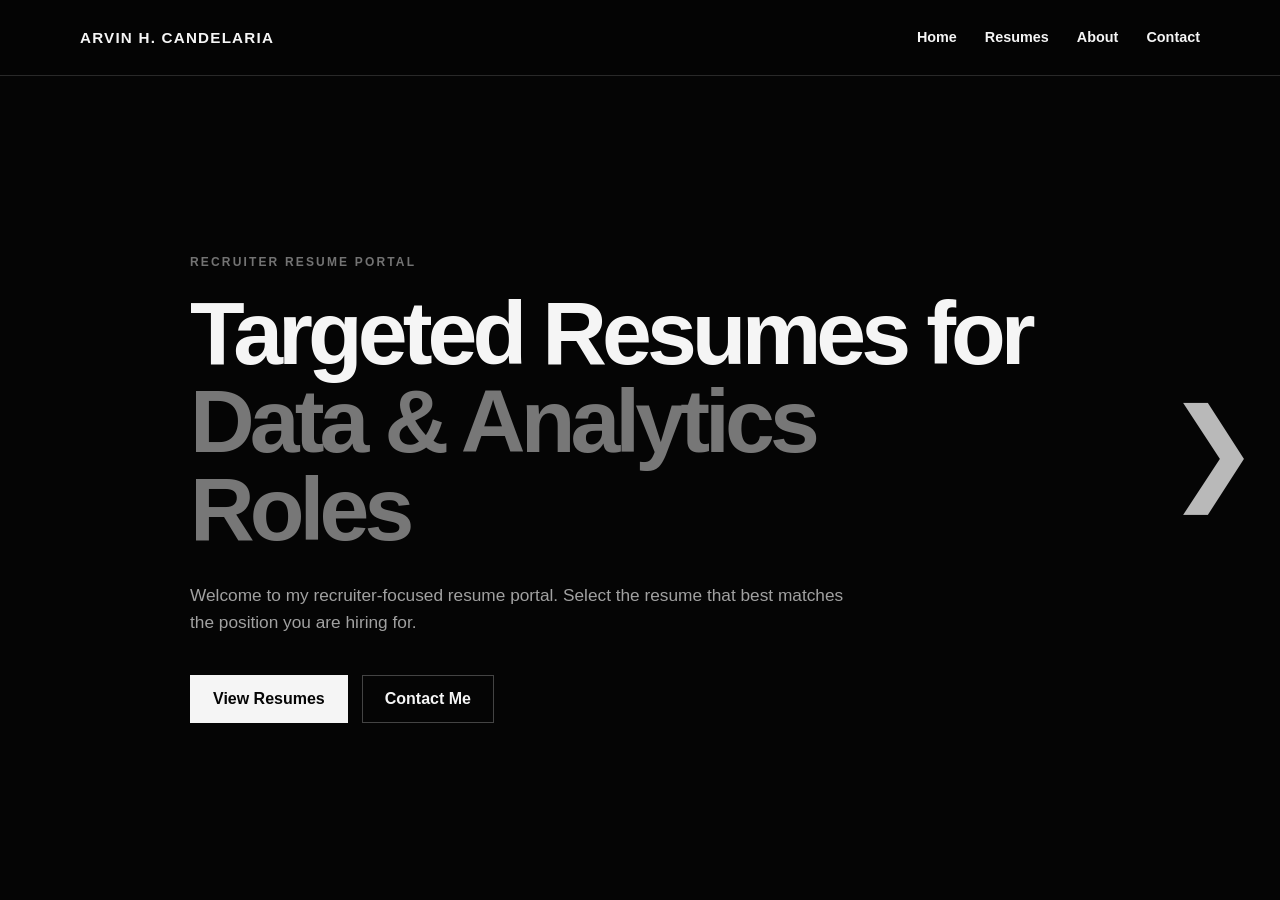
<file: index.html>
<!DOCTYPE html>
<html lang="en">

<head>
    <meta charset="UTF-8">

    <meta
        name="viewport"
        content="width=device-width, initial-scale=1.0"
    >

    <title>
        Arvin H. Candelaria | Recruiter Resume Portal
    </title>

    <meta
        name="description"
        content="Recruiter-focused resume portal showcasing targeted resumes for Data Analyst, Research Analyst, and Workforce Analyst roles."
    >

    <link
        rel="stylesheet"
        href="style.css"
    >
</head>


<body>

    <!-- =====================================================
         NAVIGATION
         ===================================================== -->

    <header class="navbar">

        <div class="container nav-container">

            <a
                href="#home"
                class="logo"
            >
                ARVIN H. CANDELARIA
            </a>


            <nav class="nav-links">

                <a href="#home">
                    Home
                </a>

                <a href="#resumes">
                    Resumes
                </a>

                <a href="#about">
                    About
                </a>

                <a href="#contact">
                    Contact
                </a>

            </nav>

        </div>

    </header>


    <!-- =====================================================
         PRESENTATION
         ===================================================== -->

    <main class="presentation">

        <div class="slides-track">


            <!-- =================================================
                 SLIDE 1 — HOME
                 ================================================= -->

            <section
                id="home"
                class="hero slide"
            >

                <div class="container hero-content">

                    <p class="eyebrow">
                        RECRUITER RESUME PORTAL
                    </p>


                    <h1>

                        Targeted Resumes for

                        <span>
                            Data &amp; Analytics Roles
                        </span>

                    </h1>


                    <p class="hero-description">

                        Welcome to my recruiter-focused resume portal.
                        Select the resume that best matches the position you are hiring for.

                    </p>


                    <div class="hero-buttons">

                        <a
                            href="#resumes"
                            class="primary-btn"
                        >
                            View Resumes
                        </a>


                        <a
                            href="#contact"
                            class="secondary-btn"
                        >
                            Contact Me
                        </a>

                    </div>

                </div>

            </section>



            <!-- =================================================
                 SLIDE 2 — RESUMES
                 ================================================= -->

            <section
                id="resumes"
                class="resume-section slide"
            >

                <div class="container">

                    <div class="section-heading">

                        <p class="eyebrow">
                            TARGETED RESUMES
                        </p>


                        <h2>
                            Select a Resume
                        </h2>


                        <p>
                            Each resume is tailored to a specific career path.
                        </p>

                    </div>


                    <div class="resume-grid">


                        <!-- DATA ANALYST -->

                        <article class="resume-card">

                            <div class="card-number">
                                01
                            </div>


                            <h3>
                                Data Analyst
                            </h3>


                            <p>
                                Focused on data analysis, reporting, data validation,
                                Excel, Power BI, statistical analysis, and data-driven insights.
                            </p>


                            <div class="skills-list">

                                <span>
                                    Excel
                                </span>

                                <span>
                                    Power BI
                                </span>

                                <span>
                                    SQL
                                </span>

                                <span>
                                    Statistics
                                </span>

                            </div>


                            <button
                                class="request-btn"
                                data-resume="Data Analyst Resume"
                            >
                                Request Resume
                            </button>

                        </article>



                        <!-- RESEARCH ANALYST -->

                        <article class="resume-card">

                            <div class="card-number">
                                02
                            </div>


                            <h3>
                                Research Analyst
                            </h3>


                            <p>
                                Focused on quantitative research, statistical analysis,
                                survey methodology, hypothesis testing, research design,
                                and interpretation of findings.
                            </p>


                            <div class="skills-list">

                                <span>
                                    SPSS
                                </span>

                                <span>
                                    Research
                                </span>

                                <span>
                                    Statistics
                                </span>

                                <span>
                                    Survey Design
                                </span>

                            </div>


                            <button
                                class="request-btn"
                                data-resume="Research Analyst Resume"
                            >
                                Request Resume
                            </button>

                        </article>



                        <!-- WORKFORCE ANALYST -->

                        <article class="resume-card">

                            <div class="card-number">
                                03
                            </div>


                            <h3>
                                Workforce Analyst
                            </h3>


                            <p>
                                Focused on workforce reporting, performance monitoring,
                                trend analysis, operational data, and workforce analytics.
                            </p>


                            <div class="skills-list">

                                <span>
                                    Excel
                                </span>

                                <span>
                                    Power BI
                                </span>

                                <span>
                                    Reporting
                                </span>

                                <span>
                                    WFM
                                </span>

                            </div>


                            <button
                                class="request-btn"
                                data-resume="Workforce Analyst Resume"
                            >
                                Request Resume
                            </button>

                        </article>


                    </div>

                </div>

            </section>



            <!-- =================================================
                 SLIDE 3 — ABOUT
                 ================================================= -->

            <section
                id="about"
                class="about-section slide"
            >

                <div class="container about-content">


                    <div class="about-photo">

                        <img
                            src="CHOSEN_2208_CANDELARIA_ARVIN22231.JPG"
                            alt="GraduationPhoto"
                        >

                    </div>


                    <div class="about-info">

                        <div class="section-heading">

                            <p class="eyebrow">
                                ABOUT
                            </p>


                            <h2>
                                About Me
                            </h2>

                        </div>


                        <div class="about-text">

                            <p>
                                I am a BS Statistics graduate with experience in customer service,
                                quality reporting support, and workforce-related operations.
                            </p>


                            <p>
                                My academic and professional background has developed my interest
                                in data analysis, statistical research, workforce analytics,
                                and data-driven decision-making.
                            </p>


                            <p>
                                This portal provides recruiters with targeted resume versions
                                aligned with different analytical career paths.
                            </p>

                        </div>

                    </div>

                </div>

            </section>



            <!-- =================================================
                 SLIDE 4 — CONTACT
                 ================================================= -->

            <section
                id="contact"
                class="contact-section slide"
            >

                <div class="container contact-content">

                    <p class="eyebrow">
                        CONTACT
                    </p>


                    <h2>
                        Let's Connect
                    </h2>


                    <p>
                        For recruitment opportunities, resume requests,
                        or professional inquiries, you may reach me through the following:
                    </p>


                    <div class="contact-buttons">

                        <a
                            href="mailto:arvin.candelaria0410@gmail.com"
                            class="primary-btn"
                        >
                            Email
                        </a>


                        <a
                            href="https://www.linkedin.com/in/arvincandelaria/"
                            target="_blank"
                            rel="noopener noreferrer"
                            class="secondary-btn"
                        >
                            LinkedIn
                        </a>


                        <a
                            href="https://github.com/arvincandelaria-lab"
                            target="_blank"
                            rel="noopener noreferrer"
                            class="secondary-btn"
                        >
                            GitHub
                        </a>

                    </div>

                </div>

            </section>


        </div>


        <!-- =====================================================
             LARGE SLIDE ARROWS
             ===================================================== -->

        <button
            class="slide-arrow slide-prev"
            id="prevSlide"
            aria-label="Previous slide"
        >
            &#10094;
        </button>


        <button
            class="slide-arrow slide-next"
            id="nextSlide"
            aria-label="Next slide"
        >
            &#10095;
        </button>

    </main>



    <!-- =====================================================
         FOOTER
         ===================================================== -->

    <footer class="footer">

        <div class="container">

            <p>
                © 2026 Arvin H. Candelaria. All rights reserved.
            </p>


            <p>
                Recruiter Resume Portal
            </p>

        </div>

    </footer>



    <!-- =====================================================
         REQUEST RESUME MODAL
         ===================================================== -->

    <div
        id="resumeModal"
        class="modal"
        aria-hidden="true"
    >

        <div class="modal-overlay"></div>


        <div
            class="modal-content"
            role="dialog"
            aria-modal="true"
            aria-labelledby="modalTitle"
        >

            <button
                type="button"
                class="close-modal"
                aria-label="Close"
            >
                &times;
            </button>


            <p class="eyebrow">
                RESUME REQUEST
            </p>


            <h2 id="modalTitle">
                Request Resume
            </h2>


            <p class="modal-description">
                Please provide your professional information.
                Your request will be reviewed before the appropriate
                resume is provided.
            </p>



            <!-- FORM -->

            <form
                id="resumeRequestForm"
                action="https://formspree.io/f/xqpkykqa"
                method="POST"
            >


                <!-- Hidden fields -->

                <input
                    type="hidden"
                    name="requested_resume"
                    id="requestedResume"
                >


                <input
                    type="hidden"
                    name="_subject"
                    id="emailSubject"
                    value="Resume Request"
                >


                <!-- Honeypot spam protection -->

                <input
                    type="text"
                    name="_gotcha"
                    style="display:none"
                >



                <!-- NAME -->

                <div class="form-group">

                    <label for="name">
                        Full Name *
                    </label>

                    <input
                        type="text"
                        id="name"
                        name="name"
                        placeholder="Your full name"
                        required
                    >

                </div>



                <!-- COMPANY -->

                <div class="form-group">

                    <label for="company">
                        Company *
                    </label>

                    <input
                        type="text"
                        id="company"
                        name="company"
                        placeholder="Company name"
                        required
                    >

                </div>



                <!-- EMAIL -->

                <div class="form-group">

                    <label for="email">
                        Work Email *
                    </label>

                    <input
                        type="email"
                        id="email"
                        name="email"
                        placeholder="name@company.com"
                        required
                    >

                </div>



                <!-- POSITION -->

                <div class="form-group">

                    <label for="position">
                        Position Hiring For *
                    </label>

                    <input
                        type="text"
                        id="position"
                        name="position"
                        placeholder="e.g. Data Analyst"
                        required
                    >

                </div>



                <!-- MESSAGE -->

                <div class="form-group">

                    <label for="message">
                        Message
                    </label>

                    <textarea
                        id="message"
                        name="message"
                        rows="4"
                        placeholder="Optional message"
                    ></textarea>

                </div>



                <!-- SUBMIT -->

                <button
                    type="submit"
                    class="submit-btn"
                >
                    Submit Resume Request
                </button>


                <p class="form-note">
                    Your information will be used only to respond
                    to your resume request.
                </p>

            </form>

        </div>

    </div>



    <!-- =====================================================
         JAVASCRIPT
         ===================================================== -->

    <script src="script.js"></script>

</body>

</html>
</file>
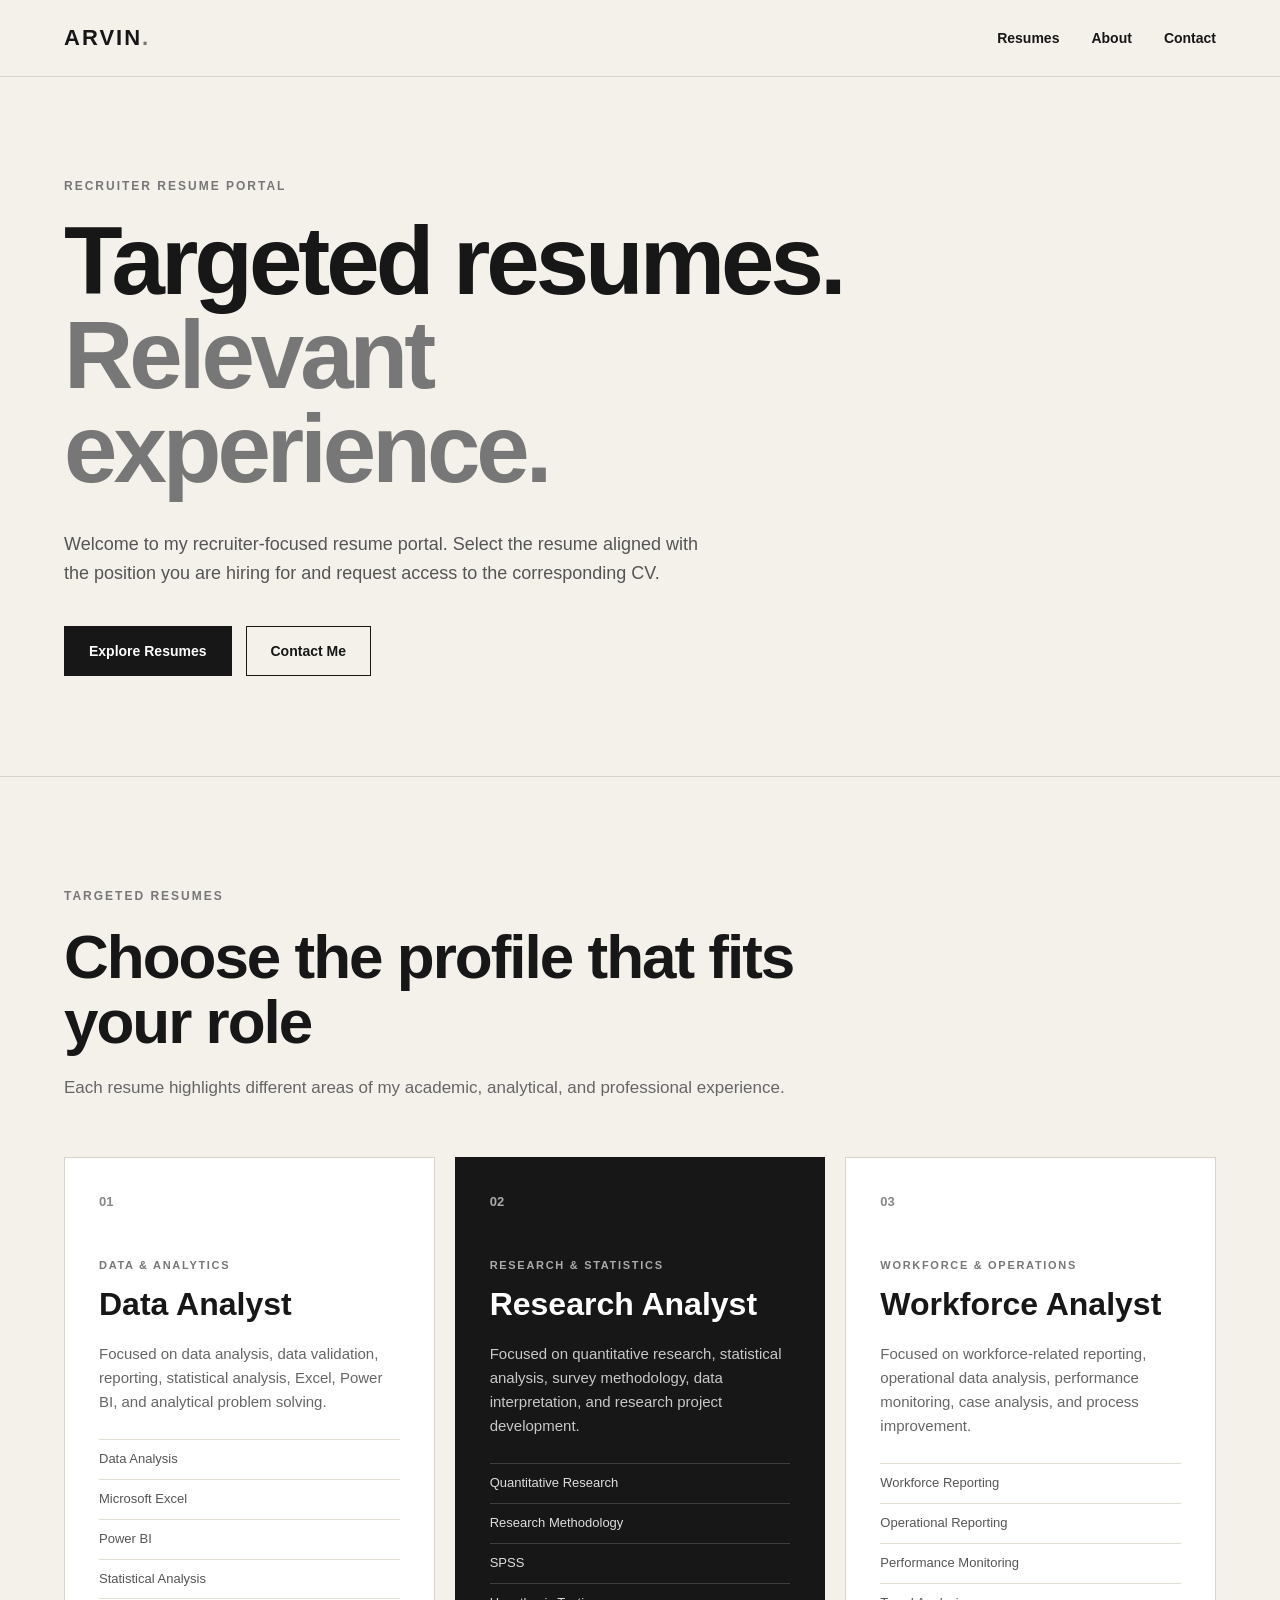
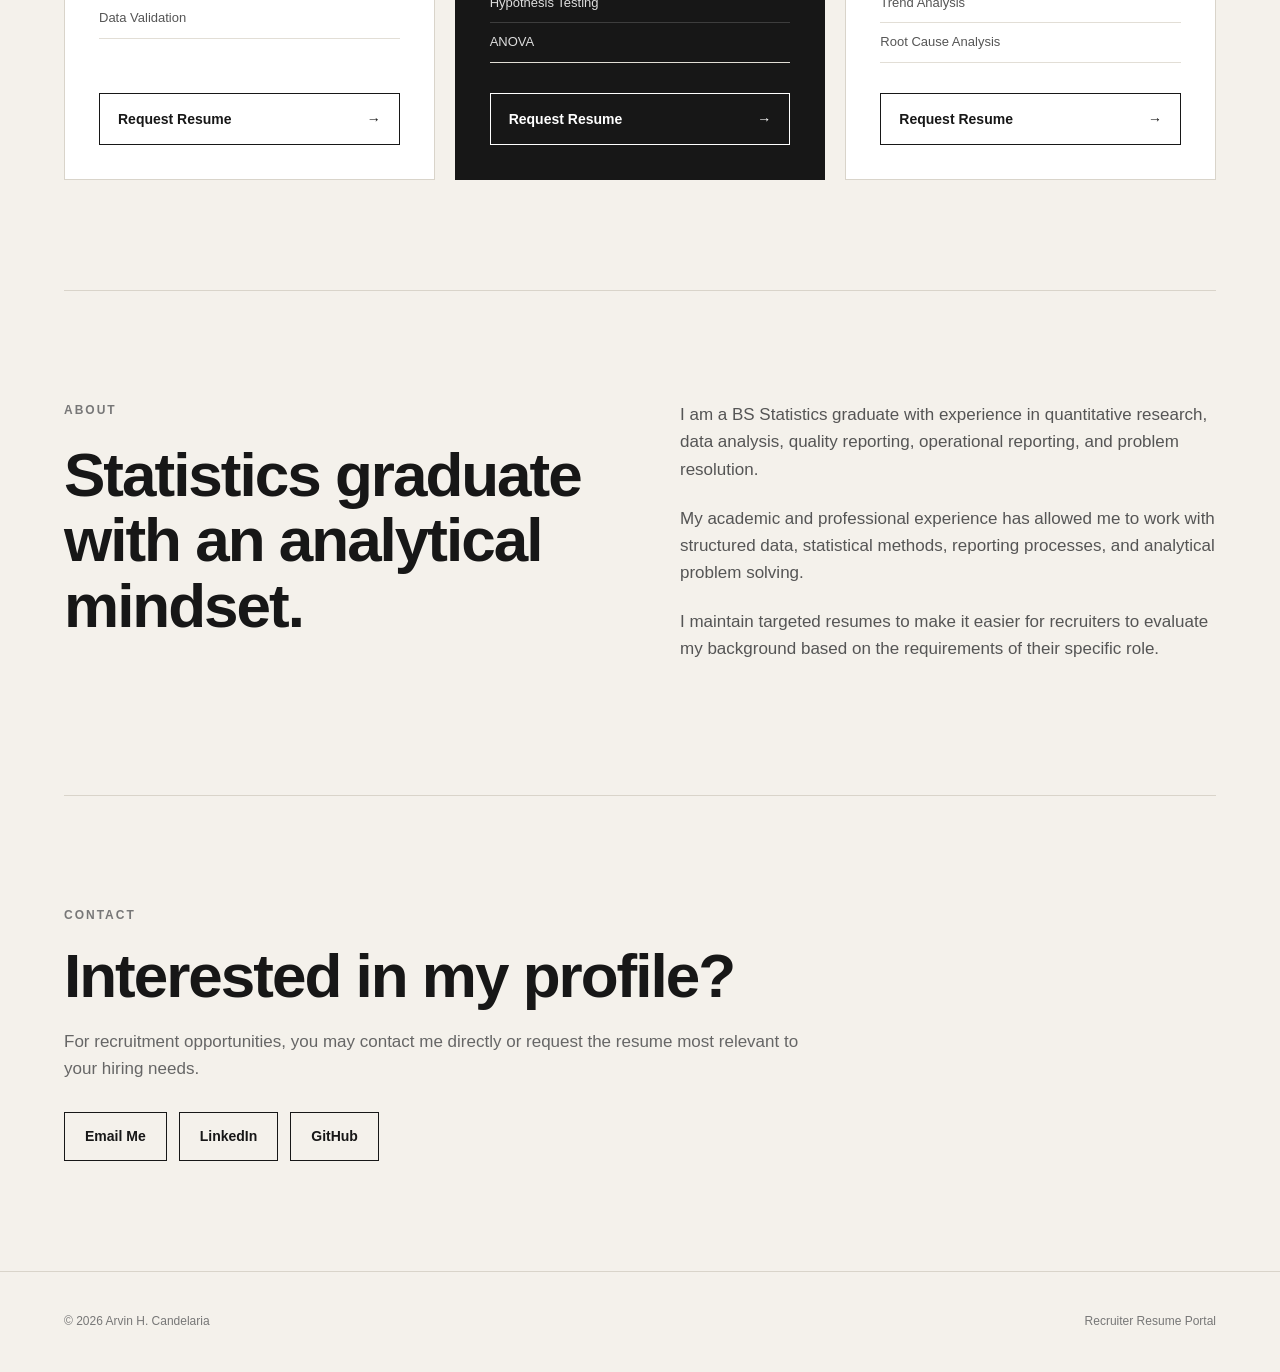
<file: .github/workflows/index.html>
<!DOCTYPE html>
<html lang="en">
<head>
    <meta charset="UTF-8">
    <meta name="viewport" content="width=device-width, initial-scale=1.0">

    <title>Arvin H. Candelaria | Recruiter Resume Portal</title>

    <meta
        name="description"
        content="Recruiter-focused resume portal showcasing targeted resumes for Data Analyst, Research Analyst, and Workforce Analyst opportunities."
    >

    <link rel="stylesheet" href="style.css">
</head>

<body>

    <!-- =========================
         NAVIGATION
    ========================== -->

    <header class="navbar">
        <div class="nav-container">

            <a href="#" class="logo">
                ARVIN<span>.</span>
            </a>

            <nav>
                <a href="#resumes">Resumes</a>
                <a href="#about">About</a>
                <a href="#contact">Contact</a>
            </nav>

        </div>
    </header>


    <!-- =========================
         HERO SECTION
    ========================== -->

    <main>

        <section class="hero">

            <div class="hero-content">

                <p class="eyebrow">
                    RECRUITER RESUME PORTAL
                </p>

                <h1>
                    Targeted resumes.<br>
                    <span>Relevant experience.</span>
                </h1>

                <p class="hero-description">
                    Welcome to my recruiter-focused resume portal.
                    Select the resume aligned with the position you are hiring for
                    and request access to the corresponding CV.
                </p>

                <div class="hero-buttons">

                    <a href="#resumes" class="btn btn-primary">
                        Explore Resumes
                    </a>

                    <a href="#contact" class="btn btn-secondary">
                        Contact Me
                    </a>

                </div>

            </div>

        </section>


        <!-- =========================
             RESUME SECTION
        ========================== -->

        <section id="resumes" class="section">

            <div class="section-heading">

                <p class="eyebrow">
                    TARGETED RESUMES
                </p>

                <h2>
                    Choose the profile that fits your role
                </h2>

                <p>
                    Each resume highlights different areas of my academic,
                    analytical, and professional experience.
                </p>

            </div>


            <div class="resume-grid">


                <!-- DATA ANALYST -->

                <article class="resume-card">

                    <div class="card-number">
                        01
                    </div>

                    <p class="card-category">
                        DATA & ANALYTICS
                    </p>

                    <h3>
                        Data Analyst
                    </h3>

                    <p>
                        Focused on data analysis, data validation,
                        reporting, statistical analysis, Excel,
                        Power BI, and analytical problem solving.
                    </p>

                    <ul>
                        <li>Data Analysis</li>
                        <li>Microsoft Excel</li>
                        <li>Power BI</li>
                        <li>Statistical Analysis</li>
                        <li>Data Validation</li>
                    </ul>

                    <button
                        class="request-btn"
                        data-resume="Data Analyst Resume"
                    >
                        Request Resume
                        <span>→</span>
                    </button>

                </article>


                <!-- RESEARCH ANALYST -->

                <article class="resume-card featured">

                    <div class="card-number">
                        02
                    </div>

                    <p class="card-category">
                        RESEARCH & STATISTICS
                    </p>

                    <h3>
                        Research Analyst
                    </h3>

                    <p>
                        Focused on quantitative research, statistical
                        analysis, survey methodology, data interpretation,
                        and research project development.
                    </p>

                    <ul>
                        <li>Quantitative Research</li>
                        <li>Research Methodology</li>
                        <li>SPSS</li>
                        <li>Hypothesis Testing</li>
                        <li>ANOVA</li>
                    </ul>

                    <button
                        class="request-btn"
                        data-resume="Research Analyst Resume"
                    >
                        Request Resume
                        <span>→</span>
                    </button>

                </article>


                <!-- WORKFORCE ANALYST -->

                <article class="resume-card">

                    <div class="card-number">
                        03
                    </div>

                    <p class="card-category">
                        WORKFORCE & OPERATIONS
                    </p>

                    <h3>
                        Workforce Analyst
                    </h3>

                    <p>
                        Focused on workforce-related reporting,
                        operational data analysis, performance monitoring,
                        case analysis, and process improvement.
                    </p>

                    <ul>
                        <li>Workforce Reporting</li>
                        <li>Operational Reporting</li>
                        <li>Performance Monitoring</li>
                        <li>Trend Analysis</li>
                        <li>Root Cause Analysis</li>
                    </ul>

                    <button
                        class="request-btn"
                        data-resume="Workforce Analyst Resume"
                    >
                        Request Resume
                        <span>→</span>
                    </button>

                </article>

            </div>

        </section>


        <!-- =========================
             ABOUT SECTION
        ========================== -->

        <section id="about" class="section about-section">

            <div class="about-grid">

                <div>

                    <p class="eyebrow">
                        ABOUT
                    </p>

                    <h2>
                        Statistics graduate with an analytical mindset.
                    </h2>

                </div>

                <div>

                    <p>
                        I am a BS Statistics graduate with experience in
                        quantitative research, data analysis, quality reporting,
                        operational reporting, and problem resolution.
                    </p>

                    <p>
                        My academic and professional experience has allowed me
                        to work with structured data, statistical methods,
                        reporting processes, and analytical problem solving.
                    </p>

                    <p>
                        I maintain targeted resumes to make it easier for
                        recruiters to evaluate my background based on the
                        requirements of their specific role.
                    </p>

                </div>

            </div>

        </section>


        <!-- =========================
             CONTACT SECTION
        ========================== -->

        <section id="contact" class="section contact-section">

            <div class="contact-content">

                <p class="eyebrow">
                    CONTACT
                </p>

                <h2>
                    Interested in my profile?
                </h2>

                <p>
                    For recruitment opportunities, you may contact me directly
                    or request the resume most relevant to your hiring needs.
                </p>

                <div class="contact-links">

                    <a href="mailto:arvin.candelaria0410@gmail.com">
                        Email Me
                    </a>

                    <a
                        href="https://www.linkedin.com/in/arvincandelaria/"
                        target="_blank"
                        rel="noopener noreferrer"
                    >
                        LinkedIn
                    </a>

                    <a
                        href="https://github.com/arvincandelaria-lab"
                        target="_blank"
                        rel="noopener noreferrer"
                    >
                        GitHub
                    </a>

                </div>

            </div>

        </section>

    </main>


    <!-- =========================
         REQUEST RESUME MODAL
    ========================== -->

    <div
        id="requestModal"
        class="modal"
        aria-hidden="true"
    >

        <div class="modal-overlay"></div>

        <div
            class="modal-content"
            role="dialog"
            aria-modal="true"
            aria-labelledby="modalTitle"
        >

            <button
                type="button"
                class="modal-close"
                id="closeModal"
                aria-label="Close"
            >
                ×
            </button>

            <p class="eyebrow">
                RESUME ACCESS REQUEST
            </p>

            <h2 id="modalTitle">
                Request Resume
            </h2>

            <p class="modal-description">
                Please provide your professional details below.
                Your request will be reviewed before the requested resume
                is shared.
            </p>


            <!-- =========================
                 FORMSPREE FORM
                 =========================
                 Replace YOUR_FORMSPREE_ENDPOINT
                 with your actual Formspree endpoint.
            -->

            <form
                id="resumeRequestForm"
                action="https://formspree.io/f/YOUR_FORMSPREE_ENDPOINT"
                method="POST"
            >

                <input
                    type="hidden"
                    id="requestedResume"
                    name="requested_resume"
                    value=""
                >

                <input
                    type="hidden"
                    name="_subject"
                    id="emailSubject"
                    value="Resume Access Request"
                >


                <!-- Recruiter Name -->

                <div class="form-group">

                    <label for="name">
                        Full Name *
                    </label>

                    <input
                        type="text"
                        id="name"
                        name="name"
                        placeholder="Juan Dela Cruz"
                        required
                    >

                </div>


                <!-- Company -->

                <div class="form-group">

                    <label for="company">
                        Company *
                    </label>

                    <input
                        type="text"
                        id="company"
                        name="company"
                        placeholder="Company Name"
                        required
                    >

                </div>


                <!-- Work Email -->

                <div class="form-group">

                    <label for="email">
                        Work Email *
                    </label>

                    <input
                        type="email"
                        id="email"
                        name="email"
                        placeholder="juan@company.com"
                        required
                    >

                </div>


                <!-- Position -->

                <div class="form-group">

                    <label for="position">
                        Position Hiring For *
                    </label>

                    <input
                        type="text"
                        id="position"
                        name="position"
                        placeholder="Data Analyst"
                        required
                    >

                </div>


                <!-- Message -->

                <div class="form-group">

                    <label for="message">
                        Message
                    </label>

                    <textarea
                        id="message"
                        name="message"
                        rows="4"
                        placeholder="Please provide any additional information about the opportunity."
                    ></textarea>

                </div>


                <!-- Honeypot -->

                <input
                    type="text"
                    name="_gotcha"
                    tabindex="-1"
                    autocomplete="off"
                    class="hidden-field"
                >


                <button
                    type="submit"
                    class="submit-btn"
                >
                    Submit Request →
                </button>

                <p class="form-note">
                    Your information will be used for recruitment-related
                    communication regarding this resume request.
                </p>

            </form>

        </div>

    </div>


    <!-- =========================
         FOOTER
    ========================== -->

    <footer>

        <div class="footer-container">

            <p>
                © 2026 Arvin H. Candelaria
            </p>

            <p>
                Recruiter Resume Portal
            </p>

        </div>

    </footer>


    <!-- JAVASCRIPT -->

    <script src="script.js"></script>

</body>
</html>
</file>
<file: style.css>
/* =========================================================
   RESET
   ========================================================= */

* {
    margin: 0;
    padding: 0;
    box-sizing: border-box;
}


html {
    width: 100%;
    height: 100%;
    scroll-behavior: smooth;
}


body {
    width: 100%;
    height: 100%;

    font-family:
        Arial,
        Helvetica,
        sans-serif;

    background: #050505;
    color: #f5f5f5;

    line-height: 1.6;

    overflow: hidden;
}


a {
    color: inherit;
    text-decoration: none;
}


button,
input,
textarea {
    font: inherit;
}


.container {
    width: min(1120px, 90%);
    margin: 0 auto;
}


/* =========================================================
   NAVIGATION
   ========================================================= */

.navbar {
    position: fixed;

    top: 0;
    left: 0;
    right: 0;

    z-index: 1000;

    height: 76px;

    background:
        rgba(5, 5, 5, 0.94);

    border-bottom:
        1px solid #292929;

    backdrop-filter:
        blur(10px);
}


.nav-container {
    height: 76px;

    display: flex;

    align-items: center;

    justify-content: space-between;

    gap: 30px;
}


.logo {
    color: #f5f5f5;

    font-size: 0.95rem;

    font-weight: 800;

    letter-spacing: 0.08em;

    white-space: nowrap;
}


.nav-links {
    display: flex;

    align-items: center;

    gap: 28px;
}


.nav-links a {
    color: #f5f5f5;

    font-size: 0.9rem;

    font-weight: 600;

    cursor: pointer;

    transition:
        opacity 0.2s ease,
        transform 0.2s ease;
}


.nav-links a:hover {
    opacity: 0.55;

    transform:
        translateY(-1px);
}


/* =========================================================
   PRESENTATION
   ========================================================= */

.presentation {
    position: fixed;

    top: 76px;
    left: 0;

    width: 100vw;

    height:
        calc(100vh - 76px);

    overflow: hidden;
}


/* =========================================================
   SLIDE TRACK
   ========================================================= */

.slides-track {
    display: flex;

    width: 400vw;

    height: 100%;

    transform:
        translateX(0);

    transition:
        transform 0.75s
        cubic-bezier(
            0.77,
            0,
            0.175,
            1
        );

    will-change:
        transform;
}


/* =========================================================
   INDIVIDUAL SLIDES
   ========================================================= */

.slide {
    flex:
        0 0 100vw;

    width: 100vw;

    height: 100%;

    min-height: 0;

    overflow-x: hidden;

    overflow-y: auto;
}


/* =========================================================
   HERO
   ========================================================= */

.hero {
    display: flex;

    align-items: center;

    padding:
        100px 0;

    background:
        #050505;

    color:
        #f5f5f5;
}


.hero-content {
    max-width:
        900px;
}


.eyebrow {
    margin-bottom:
        18px;

    color:
        #737373;

    font-size:
        0.75rem;

    font-weight:
        800;

    letter-spacing:
        0.18em;

    text-transform:
        uppercase;
}


.hero h1 {
    max-width:
        850px;

    margin-bottom:
        28px;

    color:
        #f5f5f5;

    font-size:
        clamp(
            3rem,
            7vw,
            6.5rem
        );

    line-height:
        0.98;

    letter-spacing:
        -0.055em;
}


.hero h1 span {
    display:
        block;

    color:
        #777777;
}


.hero-description {
    max-width:
        680px;

    margin-bottom:
        38px;

    color:
        #a1a1a1;

    font-size:
        1.08rem;
}


.hero-buttons {
    display:
        flex;

    flex-wrap:
        wrap;

    gap:
        14px;
}


/* =========================================================
   BUTTONS
   ========================================================= */

.primary-btn,
.secondary-btn,
.request-btn,
.submit-btn {
    display:
        inline-flex;

    align-items:
        center;

    justify-content:
        center;

    min-height:
        48px;

    padding:
        0 22px;

    border:
        1px solid transparent;

    cursor:
        pointer;

    font-weight:
        700;

    transition:
        transform 0.2s ease,
        background 0.2s ease,
        color 0.2s ease,
        border-color 0.2s ease;
}


.primary-btn:hover,
.secondary-btn:hover,
.request-btn:hover,
.submit-btn:hover {
    transform:
        translateY(-2px);
}


.primary-btn {
    background:
        #f5f5f5;

    color:
        #050505;
}


.primary-btn:hover {
    background:
        #d8d8d8;
}


.secondary-btn {
    background:
        transparent;

    color:
        #f5f5f5;

    border-color:
        #444444;
}


.secondary-btn:hover {
    background:
        #f5f5f5;

    color:
        #050505;
}


/* =========================================================
   RESUME SECTION
   ========================================================= */

.resume-section {
    display:
        flex;

    align-items:
        center;

    padding:
        70px 0;

    background:
        #0b0b0b;

    color:
        #f5f5f5;
}


.resume-section
.container {
    width:
        min(
            1120px,
            82%
        );

    margin:
        0 auto;
}


.section-heading {
    max-width:
        700px;

    margin-bottom:
        45px;
}


.section-heading .eyebrow {
    color:
        #737373;
}


.section-heading h2,
.about-section h2,
.contact-section h2 {
    margin-bottom:
        16px;

    color:
        #f5f5f5;

    font-size:
        clamp(
            2.3rem,
            5vw,
            4rem
        );

    line-height:
        1.05;

    letter-spacing:
        -0.045em;
}


.section-heading p:last-child {
    color:
        #a1a1a1;
}


/* =========================================================
   RESUME GRID
   ========================================================= */

.resume-grid {
    display:
        grid;

    grid-template-columns:
        repeat(
            3,
            1fr
        );

    gap:
        22px;

    width:
        100%;
}


/* =========================================================
   RESUME CARD
   ========================================================= */

.resume-card {
    position:
        relative;

    min-height:
        440px;

    display:
        flex;

    flex-direction:
        column;

    padding:
        38px;

    background:
        #111111;

    color:
        #f5f5f5;

    border:
        1px solid #292929;

    transition:
        transform 0.25s ease,
        box-shadow 0.25s ease,
        background 0.25s ease;
}


.resume-card:hover {
    transform:
        translateY(-7px);

    background:
        #161616;

    box-shadow:
        0 20px 60px
        rgba(
            0,
            0,
            0,
            0.5
        );
}


.card-number {
    margin-bottom:
        45px;

    color:
        #666666;

    font-size:
        0.8rem;

    font-weight:
        800;

    letter-spacing:
        0.12em;
}


.resume-card h3 {
    margin-bottom:
        18px;

    color:
        #f5f5f5;

    font-size:
        1.65rem;

    letter-spacing:
        -0.025em;
}


.resume-card p {
    margin-bottom:
        25px;

    color:
        #a1a1a1;

    font-size:
        0.95rem;
}


/* =========================================================
   SKILLS
   ========================================================= */

.skills-list {
    display:
        flex;

    flex-wrap:
        wrap;

    gap:
        7px;

    margin-bottom:
        30px;
}


.skills-list span {
    padding:
        5px 9px;

    background:
        #1b1b1b;

    color:
        #cfcfcf;

    border:
        1px solid #292929;

    font-size:
        0.72rem;

    font-weight:
        700;
}


/* =========================================================
   REQUEST BUTTON
   ========================================================= */

.request-btn {
    width:
        100%;

    margin-top:
        auto;

    background:
        #f5f5f5;

    color:
        #050505;

    border:
        none;
}


.request-btn:hover {
    background:
        #d8d8d8;

    color:
        #000000;
}


/* =========================================================
   ABOUT
   ========================================================= */

.about-section {
    display:
        flex;

    align-items:
        center;

    background:
        #080808;

    color:
        #f5f5f5;
}


.about-content {
    display:
        grid;

    grid-template-columns:
        300px
        minmax(
            0,
            1fr
        );

    gap:
        70px;

    align-items:
        center;

    width:
        min(
            1120px,
            90%
        );

    margin:
        0 auto;

    position:
        relative;
}


.about-content::before {
    content:
        "";

    position:
        absolute;

    left:
        70px;

    top:
        50%;

    width:
        280px;

    height:
        280px;

    transform:
        translateY(-50%);

    background:
        rgba(
            255,
            255,
            255,
            0.035
        );

    filter:
        blur(90px);

    border-radius:
        50%;

    pointer-events:
        none;
}


/* =========================================================
   GRADUATION PHOTO
   ========================================================= */

.about-photo {
    position:
        relative;

    isolation:
        isolate;

    width:
        300px;

    height:
        480px;

    margin:
        0;

    overflow:
        hidden;

    background:
        #050505;

    border-radius:
        0;

    align-self:
        center;

    box-shadow:
        0 25px 70px
        rgba(
            0,
            0,
            0,
            0.75
        );

    filter:
        drop-shadow(
            0 25px 60px
            rgba(
                0,
                0,
                0,
                0.8
            )
        );
}


.about-photo img {
    width:
        100%;

    height:
        100%;

    display:
        block;

    object-fit:
        cover;

    object-position:
        center 20%;

    filter:
        brightness(0.82)
        contrast(1.05)
        saturate(0.82);

    transform:
        scale(1.02);
}


.about-photo::after {
    content:
        "";

    position:
        absolute;

    inset:
        0;

    pointer-events:
        none;

    background:
        linear-gradient(
            to bottom,
            #080808 0%,
            transparent 18%,
            transparent 75%,
            #080808 100%
        );
}


.about-photo::before {
    content:
        "";

    position:
        absolute;

    inset:
        0;

    z-index:
        2;

    pointer-events:
        none;

    background:
        linear-gradient(
            to right,
            #080808 0%,
            transparent 18%,
            transparent 82%,
            #080808 100%
        );
}


.about-info {
    min-width:
        0;
}


.about-text {
    max-width:
        700px;
}


.about-text p {
    margin-bottom:
        22px;

    color:
        #a1a1a1;

    font-size:
        1.05rem;
}


/* =========================================================
   CONTACT
   ========================================================= */

.contact-section {
    display:
        flex;

    align-items:
        center;

    padding:
        100px 0;

    background:
        #050505;

    color:
        #f5f5f5;

    border-top:
        1px solid #292929;
}


.contact-content {
    width:
        min(
            1120px,
            90%
        );

    margin:
        0 auto;
}


.contact-section .eyebrow {
    color:
        #737373;
}


.contact-section p:not(.eyebrow) {
    max-width:
        650px;

    margin-bottom:
        32px;

    color:
        #a1a1a1;
}


.contact-buttons {
    display:
        flex;

    flex-wrap:
        wrap;

    gap:
        12px;
}


.contact-buttons .primary-btn {
    background:
        transparent !important;

    color:
        #f5f5f5 !important;

    border:
        1px solid #444444 !important;
}


.contact-buttons .primary-btn:hover {
    background:
        #f5f5f5 !important;

    color:
        #050505 !important;
}


/* =========================================================
   BIG PRESENTATION ARROWS
   ========================================================= */

.slide-arrow {
    position:
        fixed;

    top:
        50%;

    transform:
        translateY(-50%);

    z-index:
        1400;

    width:
        95px;

    height:
        190px;

    border:
        none;

    outline:
        none;

    background:
        transparent;

    color:
        #ffffff;

    font-size:
        7rem;

    font-weight:
        200;

    line-height:
        1;

    cursor:
        pointer;

    display:
        flex;

    align-items:
        center;

    justify-content:
        center;

    opacity:
        0.72;

    transition:
        transform 0.3s ease,
        opacity 0.3s ease;
}


.slide-arrow:hover {
    opacity:
        1;
}


.slide-next {
    right:
        20px;
}


.slide-next:hover {
    transform:
        translateY(-50%)
        translateX(8px);
}


.slide-prev {
    left:
        20px;
}


.slide-prev:hover {
    transform:
        translateY(-50%)
        translateX(-8px);
}


.slide-arrow.disabled {
    opacity:
        0;

    pointer-events:
        none;
}


/* =========================================================
   FOOTER
   ========================================================= */

.footer {
    position:
        fixed;

    left:
        0;

    right:
        0;

    bottom:
        0;

    z-index:
        1200;

    padding:
        20px 0;

    background:
        #000000;

    color:
        #666666;

    border-top:
        1px solid #1c1c1c;

    font-size:
        0.78rem;

    transform:
        translateY(100%);

    opacity:
        0;

    transition:
        transform 0.45s ease,
        opacity 0.45s ease;

    pointer-events:
        none;
}


.footer.show-footer {
    transform:
        translateY(0);

    opacity:
        1;

    pointer-events:
        auto;
}


.footer .container {
    display:
        flex;

    justify-content:
        space-between;

    gap:
        20px;
}


/* =========================================================
   MODAL
   ========================================================= */

.modal {
    position:
        fixed;

    inset:
        0;

    z-index:
        2000;

    display:
        none;

    align-items:
        center;

    justify-content:
        center;

    padding:
        25px;
}


.modal.active {
    display:
        flex;
}


.modal-overlay {
    position:
        absolute;

    inset:
        0;

    background:
        rgba(
            0,
            0,
            0,
            0.72
        );
}


.modal-content {
    position:
        relative;

    z-index:
        1;

    width:
        min(
            620px,
            100%
        );

    max-height:
        90vh;

    overflow-y:
        auto;

    padding:
        45px;

    background:
        #111111;

    color:
        #f5f5f5;

    border:
        1px solid #292929;

    box-shadow:
        0 25px 80px
        rgba(
            0,
            0,
            0,
            0.3
        );
}


.close-modal {
    position:
        absolute;

    top:
        16px;

    right:
        20px;

    width:
        38px;

    height:
        38px;

    border:
        none;

    background:
        transparent;

    color:
        #aaaaaa;

    cursor:
        pointer;

    font-size:
        2rem;

    line-height:
        1;
}


.modal-content .eyebrow {
    color:
        #777777;
}


.modal-content h2 {
    margin-bottom:
        12px;

    font-size:
        2.2rem;

    letter-spacing:
        -0.04em;
}


.modal-description {
    margin-bottom:
        30px;

    color:
        #a1a1a1;

    font-size:
        0.92rem;
}


/* =========================================================
   FORM
   ========================================================= */

.form-group {
    margin-bottom:
        19px;
}


.form-group label {
    display:
        block;

    margin-bottom:
        7px;

    color:
        #eeeeee;

    font-size:
        0.82rem;

    font-weight:
        800;
}


.form-group input,
.form-group textarea {
    width:
        100%;

    padding:
        13px 14px;

    border:
        1px solid #292929;

    outline:
        none;

    background:
        #0b0b0b;

    color:
        #f5f5f5;

    transition:
        border-color 0.2s ease;
}


.form-group input::placeholder,
.form-group textarea::placeholder {
    color:
        #666666;
}


.form-group input:focus,
.form-group textarea:focus {
    border-color:
        #777777;
}


.form-group textarea {
    resize:
        vertical;

    min-height:
        110px;
}


.submit-btn {
    width:
        100%;

    margin-top:
        5px;

    background:
        #f5f5f5;

    color:
        #050505;
}


.submit-btn:hover {
    background:
        #d8d8d8;
}


.form-note {
    margin-top:
        14px;

    color:
        #666666;

    font-size:
        0.72rem;

    text-align:
        center;
}


/* =========================================================
   RESPONSIVE — TABLET
   ========================================================= */

@media (max-width: 1100px) {

    .resume-section
    .container {
        width:
            82%;
    }


    .resume-card {
        padding:
            30px;
    }


    .about-content {
        gap:
            45px;
    }

}


/* =========================================================
   RESPONSIVE — 900PX
   ========================================================= */

@media (max-width: 900px) {

    .resume-section {
        align-items:
            flex-start;

        padding-top:
            70px;

        padding-bottom:
            70px;
    }


    .resume-section
    .slide {
        overflow-y:
            auto;
    }


    .resume-grid {
        grid-template-columns:
            1fr;

        padding-bottom:
            40px;
    }


    .resume-card {
        min-height:
            400px;
    }


    .about-section {
        overflow-y:
            auto;

        padding:
            70px 0;
    }


    .about-content {
        grid-template-columns:
            1fr;

        gap:
            35px;

        padding-bottom:
            50px;
    }


    .about-photo {
        width:
            min(
                300px,
                100%
            );

        height:
            420px;

        margin:
            0 auto;
    }


    .about-info {
        text-align:
            left;
    }


    .slide-arrow {
        width:
            65px;

        height:
            130px;

        font-size:
            4.5rem;
    }


    .slide-prev {
        left:
            5px;
    }


    .slide-next {
        right:
            5px;
    }

}


/* =========================================================
   RESPONSIVE — 650PX
   ========================================================= */

@media (max-width: 650px) {

    .navbar {
        height:
            65px;
    }


    .nav-container {
        height:
            65px;
    }


    .logo {
        font-size:
            0.78rem;
    }


    .nav-links {
        display:
            none;
    }


    .presentation {
        top:
            65px;

        height:
            calc(100vh - 65px);
    }


    .hero {
        padding:
            70px 0;
    }


    .hero h1 {
        font-size:
            clamp(
                2.8rem,
                14vw,
                4.5rem
            );
    }


    .hero-description {
        font-size:
            0.98rem;
    }


    .hero-buttons {
        flex-direction:
            column;

        align-items:
            stretch;
    }


    .hero-buttons
    .primary-btn,
    .hero-buttons
    .secondary-btn {
        width:
            100%;
    }


    .resume-section
    .container {
        width:
            78%;
    }


    .section-heading {
        margin-bottom:
            35px;
    }


    .resume-card {
        padding:
            30px;
    }


    .slide-arrow {
        width:
            45px;

        height:
            90px;

        font-size:
            3.2rem;
    }


    .slide-prev {
        left:
            0;
    }


    .slide-next {
        right:
            0;
    }


    .about-section {
        padding:
            60px 0;
    }


    .about-photo {
        height:
            380px;
    }


    .contact-section {
        padding:
            70px 0;
    }


    .contact-buttons {
        flex-direction:
            column;

        align-items:
            stretch;
    }


    .contact-buttons
    .primary-btn,
    .contact-buttons
    .secondary-btn {
        width:
            100%;
    }


    .footer {
        padding:
            15px 0;
    }


    .footer .container {
        flex-direction:
            column;

        gap:
            5px;
    }


    .modal-content {
        padding:
            35px 25px;
    }

}
</file>
<file: .github/workflows/style.css>
/* =========================
   RESET & BASE
========================= */

* {
    margin: 0;
    padding: 0;
    box-sizing: border-box;
}

html {
    scroll-behavior: smooth;
}

body {
    font-family: Arial, Helvetica, sans-serif;
    background: #f4f1eb;
    color: #171717;
    line-height: 1.6;
}

a {
    color: inherit;
    text-decoration: none;
}

button,
input,
textarea {
    font: inherit;
}


/* =========================
   NAVIGATION
========================= */

.navbar {
    position: sticky;
    top: 0;
    z-index: 100;
    background: rgba(244, 241, 235, 0.95);
    border-bottom: 1px solid #d9d4ca;
    backdrop-filter: blur(10px);
}

.nav-container {
    width: min(1180px, 90%);
    margin: auto;
    min-height: 76px;

    display: flex;
    align-items: center;
    justify-content: space-between;
}

.logo {
    font-size: 22px;
    font-weight: 800;
    letter-spacing: 2px;
}

.logo span {
    color: #777;
}

.nav-container nav {
    display: flex;
    gap: 32px;
}

.nav-container nav a {
    font-size: 14px;
    font-weight: 600;
    transition: opacity 0.2s ease;
}

.nav-container nav a:hover {
    opacity: 0.55;
}


/* =========================
   HERO
========================= */

.hero {
    min-height: 680px;
    display: flex;
    align-items: center;

    border-bottom: 1px solid #d9d4ca;
}

.hero-content {
    width: min(1180px, 90%);
    margin: auto;
    padding: 100px 0;
}

.eyebrow {
    font-size: 12px;
    font-weight: 800;
    letter-spacing: 2px;
    color: #777;
    margin-bottom: 18px;
}

.hero h1 {
    max-width: 850px;
    font-size: clamp(48px, 8vw, 96px);
    line-height: 0.98;
    letter-spacing: -4px;
    margin-bottom: 34px;
}

.hero h1 span {
    color: #777;
}

.hero-description {
    max-width: 650px;
    font-size: 18px;
    color: #555;
    margin-bottom: 38px;
}

.hero-buttons {
    display: flex;
    gap: 14px;
    flex-wrap: wrap;
}


/* =========================
   BUTTONS
========================= */

.btn {
    display: inline-flex;
    align-items: center;
    justify-content: center;

    min-height: 50px;
    padding: 0 24px;

    border: 1px solid #171717;

    font-size: 14px;
    font-weight: 700;

    transition:
        background 0.2s ease,
        color 0.2s ease,
        transform 0.2s ease;
}

.btn:hover {
    transform: translateY(-2px);
}

.btn-primary {
    background: #171717;
    color: #fff;
}

.btn-primary:hover {
    background: #333;
}

.btn-secondary {
    background: transparent;
}

.btn-secondary:hover {
    background: #171717;
    color: #fff;
}


/* =========================
   GENERAL SECTIONS
========================= */

.section {
    width: min(1180px, 90%);
    margin: auto;
    padding: 110px 0;
}

.section-heading {
    max-width: 750px;
    margin-bottom: 55px;
}

.section-heading h2,
.about-section h2,
.contact-section h2 {
    font-size: clamp(36px, 5vw, 62px);
    line-height: 1.05;
    letter-spacing: -2px;
    margin-bottom: 20px;
}

.section-heading > p:last-child {
    color: #666;
    font-size: 17px;
}


/* =========================
   RESUME CARDS
========================= */

.resume-grid {
    display: grid;
    grid-template-columns: repeat(3, 1fr);
    gap: 20px;
}

.resume-card {
    position: relative;

    background: #fff;
    border: 1px solid #d9d4ca;

    padding: 34px;

    min-height: 520px;

    display: flex;
    flex-direction: column;

    transition:
        transform 0.25s ease,
        box-shadow 0.25s ease;
}

.resume-card:hover {
    transform: translateY(-6px);
    box-shadow: 0 18px 45px rgba(0, 0, 0, 0.08);
}

.resume-card.featured {
    background: #171717;
    color: #fff;
    border-color: #171717;
}

.card-number {
    font-size: 13px;
    font-weight: 700;
    color: #888;
    margin-bottom: 45px;
}

.featured .card-number {
    color: #aaa;
}

.card-category {
    font-size: 11px;
    font-weight: 800;
    letter-spacing: 1.7px;
    color: #777;
    margin-bottom: 12px;
}

.featured .card-category {
    color: #aaa;
}

.resume-card h3 {
    font-size: 32px;
    line-height: 1.1;
    margin-bottom: 20px;
}

.resume-card > p:not(.card-category) {
    color: #666;
    font-size: 15px;
    margin-bottom: 25px;
}

.featured > p:not(.card-category) {
    color: #c8c8c8;
}

.resume-card ul {
    list-style: none;
    margin-bottom: 30px;
}

.resume-card li {
    border-top: 1px solid #e2ded6;
    padding: 9px 0;
    font-size: 13px;
    color: #555;
}

.resume-card li:last-child {
    border-bottom: 1px solid #e2ded6;
}

.featured li {
    border-color: #3d3d3d;
    color: #ddd;
}


/* =========================
   REQUEST BUTTON
========================= */

.request-btn {
    width: 100%;
    min-height: 52px;

    margin-top: auto;

    border: 1px solid #171717;
    background: transparent;
    color: #171717;

    cursor: pointer;

    font-size: 14px;
    font-weight: 700;

    display: flex;
    align-items: center;
    justify-content: space-between;

    padding: 0 18px;

    transition:
        background 0.2s ease,
        color 0.2s ease;
}

.request-btn:hover {
    background: #171717;
    color: #fff;
}

.featured .request-btn {
    border-color: #fff;
    color: #fff;
}

.featured .request-btn:hover {
    background: #fff;
    color: #171717;
}


/* =========================
   ABOUT
========================= */

.about-section {
    border-top: 1px solid #d9d4ca;
}

.about-grid {
    display: grid;
    grid-template-columns: 1fr 1fr;
    gap: 80px;
}

.about-grid > div:last-child {
    color: #555;
    font-size: 17px;
}

.about-grid p {
    margin-bottom: 22px;
}


/* =========================
   CONTACT
========================= */

.contact-section {
    border-top: 1px solid #d9d4ca;
}

.contact-content {
    max-width: 750px;
}

.contact-content > p:not(.eyebrow) {
    color: #666;
    font-size: 17px;
    margin-bottom: 30px;
}

.contact-links {
    display: flex;
    gap: 12px;
    flex-wrap: wrap;
}

.contact-links a {
    border: 1px solid #171717;
    padding: 12px 20px;
    font-size: 14px;
    font-weight: 700;
}

.contact-links a:hover {
    background: #171717;
    color: #fff;
}


/* =========================
   MODAL
========================= */

.modal {
    position: fixed;
    inset: 0;

    display: none;
    align-items: center;
    justify-content: center;

    padding: 20px;

    z-index: 1000;
}

.modal.active {
    display: flex;
}

.modal-overlay {
    position: absolute;
    inset: 0;

    background: rgba(0, 0, 0, 0.72);
}

.modal-content {
    position: relative;
    z-index: 2;

    width: min(620px, 100%);
    max-height: 90vh;

    overflow-y: auto;

    background: #fff;

    padding: 42px;

    box-shadow: 0 30px 80px rgba(0, 0, 0, 0.25);
}

.modal-close {
    position: absolute;
    top: 15px;
    right: 18px;

    border: none;
    background: transparent;

    font-size: 32px;
    line-height: 1;

    cursor: pointer;
    color: #555;
}

.modal-content h2 {
    font-size: 38px;
    line-height: 1.05;
    margin-bottom: 15px;
}

.modal-description {
    color: #666;
    margin-bottom: 30px;
}


/* =========================
   FORM
========================= */

.form-group {
    margin-bottom: 18px;
}

.form-group label {
    display: block;

    font-size: 13px;
    font-weight: 700;

    margin-bottom: 7px;
}

.form-group input,
.form-group textarea {
    width: 100%;

    border: 1px solid #ccc;

    background: #fafafa;

    padding: 13px 14px;

    outline: none;

    transition: border 0.2s ease;
}

.form-group input:focus,
.form-group textarea:focus {
    border-color: #171717;
}

.form-group textarea {
    resize: vertical;
}

.submit-btn {
    width: 100%;

    min-height: 52px;

    border: 1px solid #171717;
    background: #171717;
    color: #fff;

    cursor: pointer;

    font-size: 14px;
    font-weight: 700;

    transition: background 0.2s ease;
}

.submit-btn:hover {
    background: #333;
}

.form-note {
    margin-top: 15px;

    font-size: 11px;
    line-height: 1.5;

    color: #888;
}

.hidden-field {
    position: absolute;
    left: -9999px;
}


/* =========================
   FOOTER
========================= */

footer {
    border-top: 1px solid #d9d4ca;
}

.footer-container {
    width: min(1180px, 90%);
    margin: auto;

    min-height: 100px;

    display: flex;
    align-items: center;
    justify-content: space-between;

    color: #777;
    font-size: 12px;
}


/* =========================
   RESPONSIVE
========================= */

@media (max-width: 900px) {

    .resume-grid {
        grid-template-columns: 1fr;
    }

    .resume-card {
        min-height: auto;
    }

    .about-grid {
        grid-template-columns: 1fr;
        gap: 35px;
    }

    .hero {
        min-height: 580px;
    }

    .hero h1 {
        letter-spacing: -2px;
    }
}


@media (max-width: 600px) {

    .nav-container {
        min-height: 65px;
    }

    .nav-container nav {
        gap: 14px;
    }

    .nav-container nav a {
        font-size: 12px;
    }

    .logo {
        font-size: 18px;
    }

    .hero-content {
        padding: 75px 0;
    }

    .hero h1 {
        font-size: 48px;
    }

    .hero-description {
        font-size: 16px;
    }

    .section {
        padding: 75px 0;
    }

    .modal-content {
        padding: 30px 22px;
    }

    .modal-content h2 {
        font-size: 32px;
    }

    .footer-container {
        flex-direction: column;
        justify-content: center;
        gap: 8px;
    }
}
</file>
